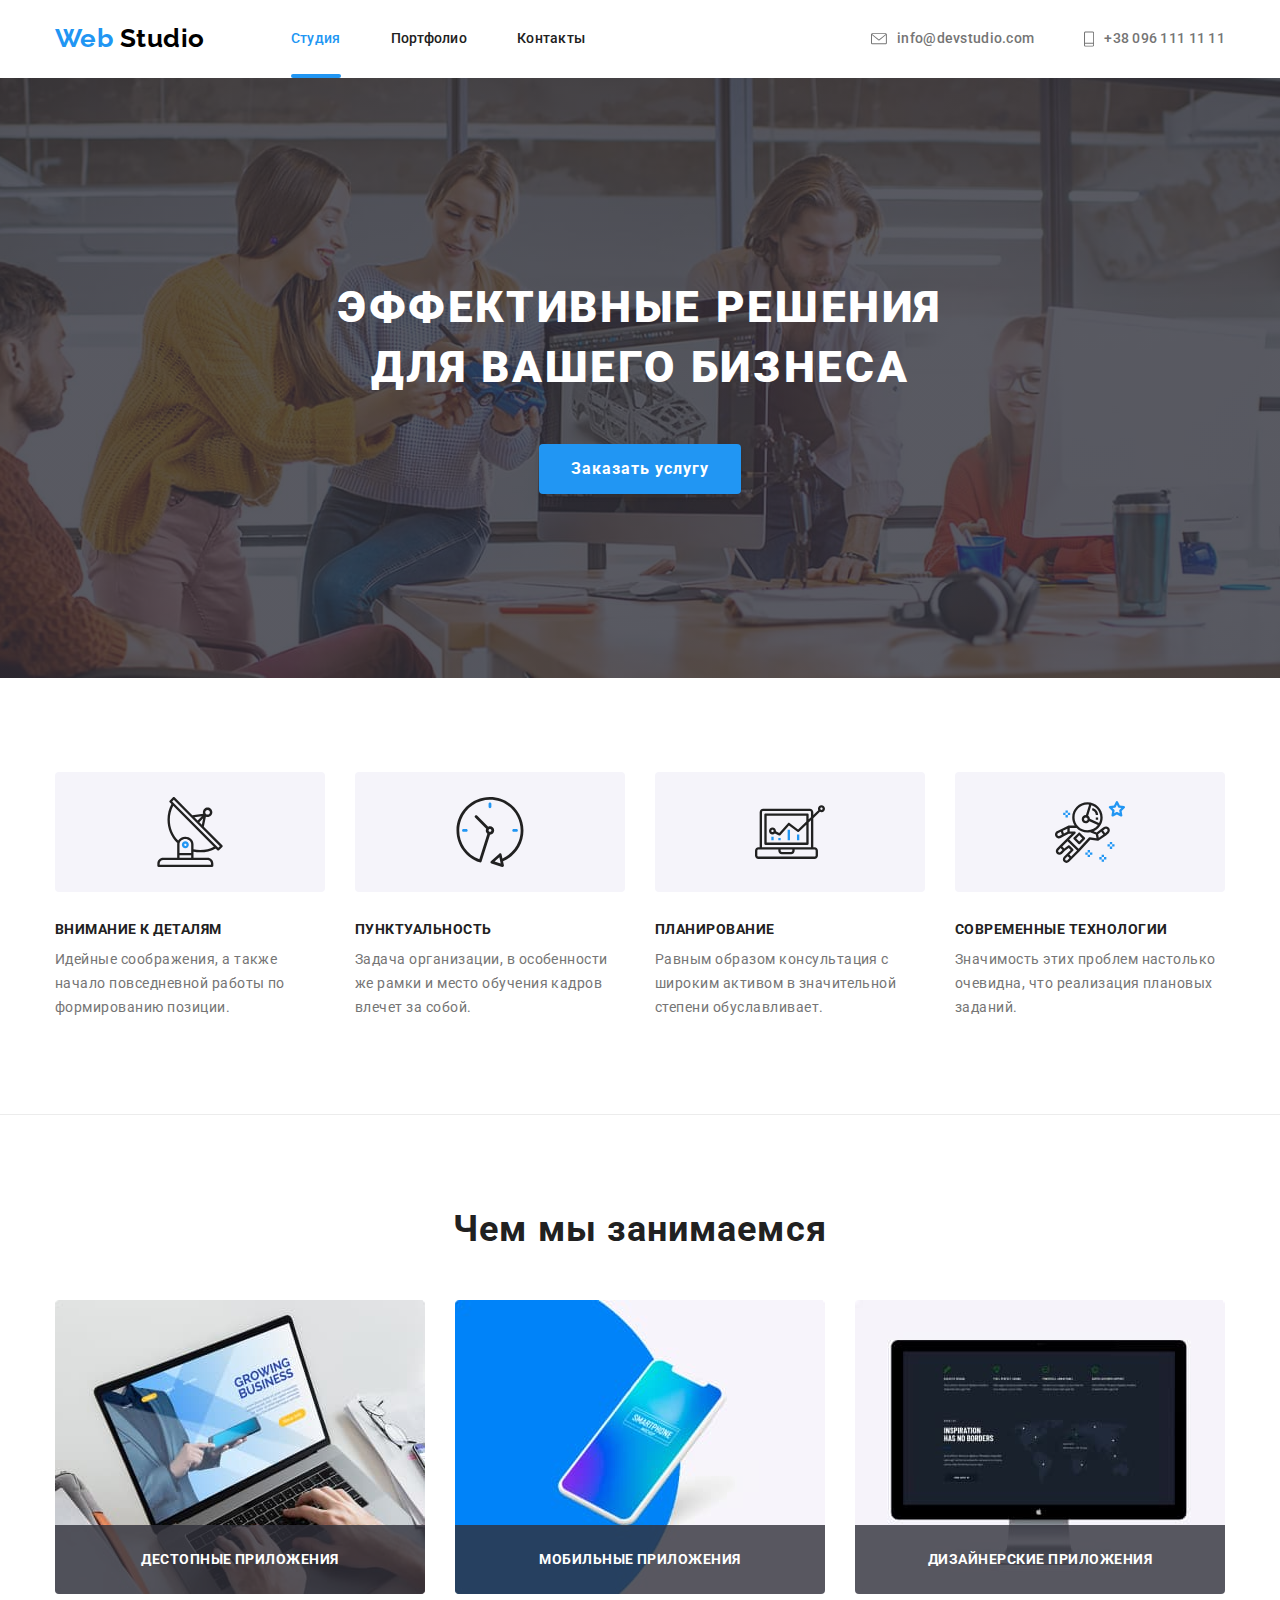
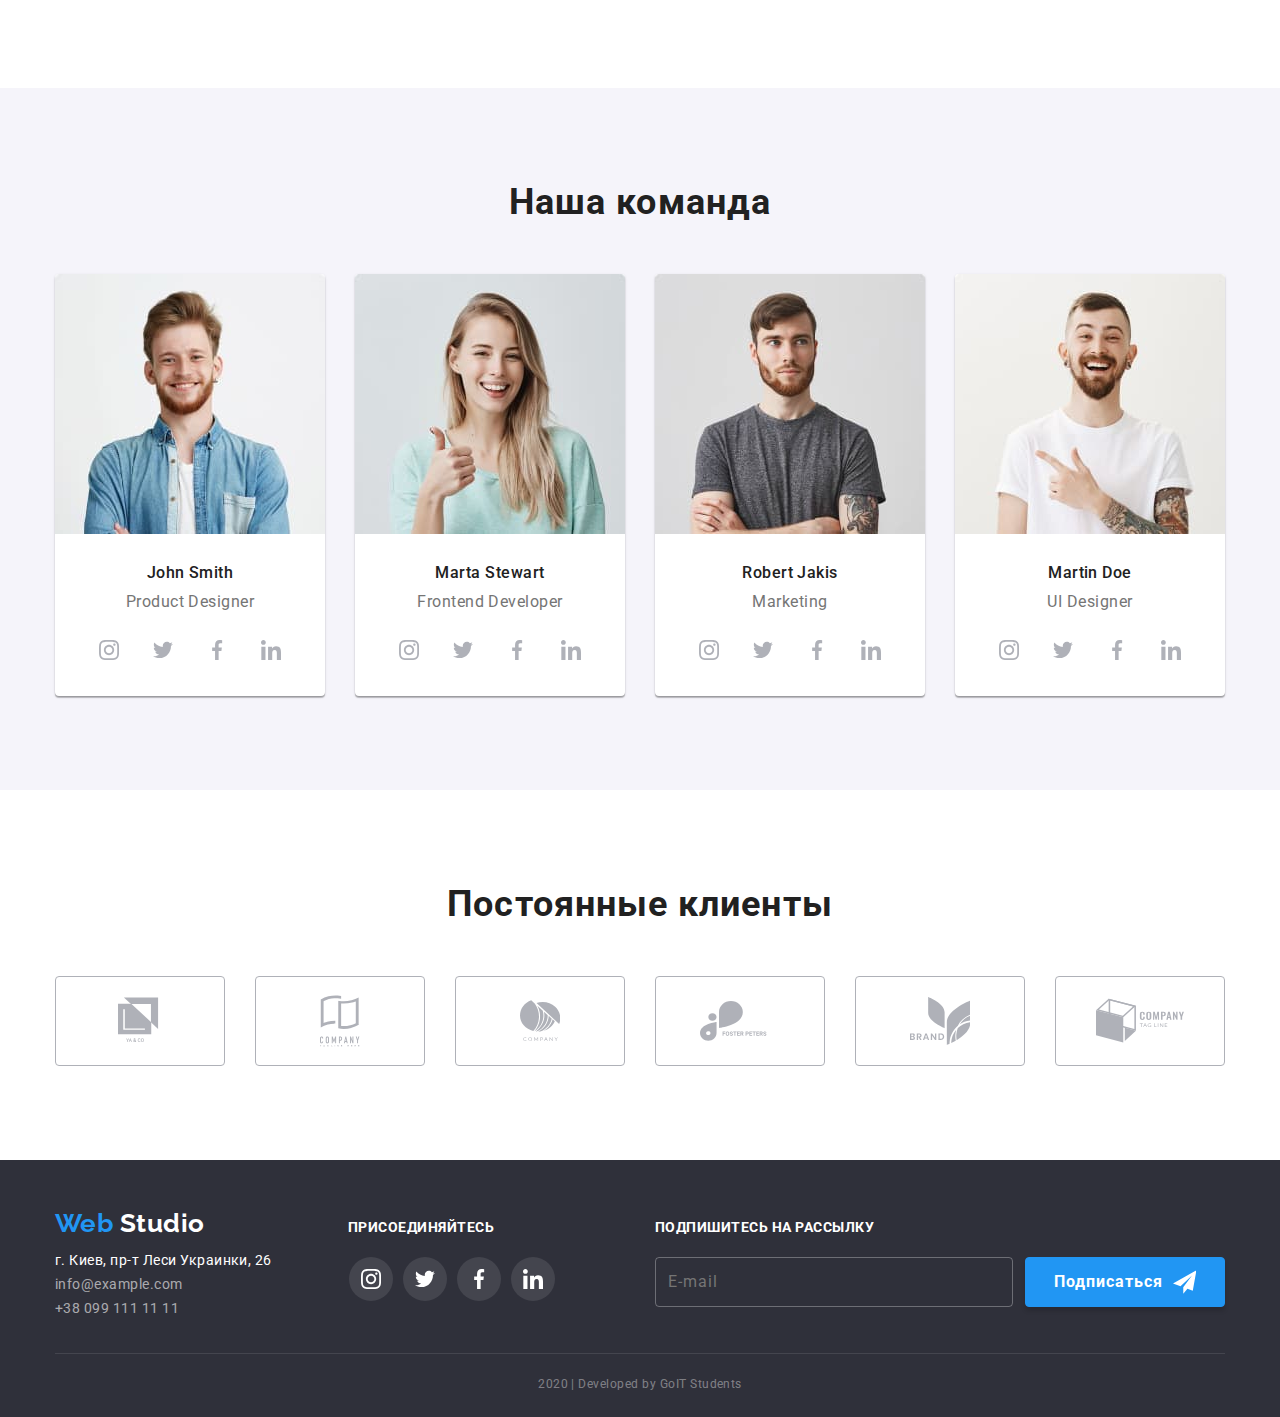
<file: index.html>
<!DOCTYPE html>
<html lang="ru">
  <head>
    <meta charset="UTF-8" />
    <meta name="viewport" content="width=device-width, initial-scale=1.0" />
    <title>Document-Студия</title>
    <link
      href="https://fonts.googleapis.com/css2?family=Raleway:wght@700&family=Roboto:wght@400;500;700;900&display=swap"
      rel="stylesheet"
    />
    <link rel="stylesheet" href="./css/main.min.css" />
  </head>
  <body>
    <header>
      <div class="container main-nav">
        <nav class="main-nav">
          <a href="#" class="logo"><span class="web-logo">Web</span> Studio</a>
          <ul class="site-nav">
            <li class="item"><a href="./index.html" class="link current">Студия</a></li>
            <li class="item"><a href="./portfolio.html" class="link">Портфолио</a></li>
            <li class="item"><a href="#" class="link">Контакты</a></li>
          </ul>
        </nav>
        <ul class="auth-nav">
          <li class="item">
            <a href="mailto:info@devstudio.com" class="link">
              <svg class="auth-nav-icon" width="16px" height="12px">
                <use href="./images/sprite.svg#icon-mail"></use>
              </svg>
              info@devstudio.com
            </a>
          </li>
          <li class="item">
            <a href="tel:+38096111111" class="link">
              <svg class="auth-nav-icon" width="10px" height="16px">
                <use href="./images/sprite.svg#icon-tel"></use>
              </svg>
              +38 096 111 11 11
            </a>
          </li>
        </ul>
      </div>
    </header>
    <main>
      <!-- Заголовок герой-->
      <section class="hero">
        <div class="container">
          <h1 class="hero-title">Эффективные решения <br />для вашего бизнеса</h1>
          <a href="#" class="button" data-open-modal>Заказать услугу</a>
        </div>
      </section>
      <!-- Особенности-->
      <section class="section borderbot">
        <div class="container">
          <h2 class="section-title visuallyhidden">Особенности</h2>
          <ul class="feature-list">
            <li class="item">
              <div class="feature-iconset">
                <svg class="feature-icon">
                  <use href="./images/sprite.svg#icon-antenna"></use>
                </svg>
              </div>
              <h3 class="title">Внимание к деталям</h3>
              <p>
                Идейные соображения, а также начало повседневной работы по формированию позиции.
              </p>
            </li>
            <li class="item">
              <div class="feature-iconset">
                <svg class="feature-icon">
                  <use href="./images/sprite.svg#icon-clock"></use>
                </svg>
              </div>
              <h3 class="title">Пунктуальность</h3>
              <p>
                Задача организации, в особенности же рамки и место обучения кадров влечет за собой.
              </p>
            </li>
            <li class="item">
              <div class="feature-iconset">
                <svg class="feature-icon">
                  <use href="./images/sprite.svg#icon-diagram"></use>
                </svg>
              </div>
              <h3 class="title">Планирование</h3>
              <p>
                Равным образом консультация с широким активом в значительной степени обуславливает.
              </p>
            </li>
            <li class="item">
              <div class="feature-iconset">
                <svg class="feature-icon">
                  <use href="./images/sprite.svg#icon-astronaut"></use>
                </svg>
              </div>
              <h3 class="title">Современные технологии</h3>
              <p>Значимость этих проблем настолько очевидна, что реализация плановых заданий.</p>
            </li>
          </ul>
        </div>
      </section>
      <!-- Чем мы занимаемся-->
      <section class="section">
        <div class="container">
          <h2 class="section-title">Чем мы занимаемся</h2>
          <ul class="job-list">
            <li class="item">
              <a href="#">
                <img
                  src="./images/descktop.jpg"
                  alt="Десктопные приложения"
                  width="370"
                  height="294"
                />
                <h3 class="title">ДЕСТОПНЫЕ ПРИЛОЖЕНИЯ</h3>
              </a>
            </li>
            <li class="item">
              <a href="#">
                <img
                  src="./images/mobile.jpg"
                  alt="Мобильные приложения"
                  width="370"
                  height="294"
                />
                <h3 class="title">МОБИЛЬНЫЕ ПРИЛОЖЕНИЯ</h3>
              </a>
            </li>
            <li class="item">
              <a href="#">
                <img
                  src="./images/design.jpg"
                  alt="Дизайнерские решения"
                  width="370"
                  height="294"
                />
                <h3 class="title">ДИЗАЙНЕРСКИЕ ПРИЛОЖЕНИЯ</h3>
              </a>
            </li>
          </ul>
        </div>
      </section>
      <!-- Наша команда-->
      <section class="section teamsection">
        <div class="container">
          <h2 class="section-title">Наша команда</h2>
          <ul class="team-list">
            <li class="item">
              <img
                class="fototeam"
                src="./images/john.jpg"
                alt="Фото специалиста"
                width="270"
                height="260"
              />
              <h3 class="title">John Smith</h3>
              <p class="vocation">Product Designer</p>
              <ul class="soclink">
                <li class="item">
                  <a href="#" class="soclink-iconset" aria-label="Ссылка на Instagram">
                    <svg class="soclink-icon">
                      <use href="./images/sprite.svg#icon-instagram"></use>
                    </svg>
                  </a>
                </li>
                <li class="item">
                  <a href="#" class="soclink-iconset" aria-label="Ссылка на Twitter">
                    <svg class="soclink-icon">
                      <use href="./images/sprite.svg#icon-twitter"></use>
                    </svg>
                  </a>
                </li>
                <li class="item">
                  <a href="#" class="soclink-iconset" aria-label="Ссылка на Facebook">
                    <svg class="soclink-icon">
                      <use href="./images/sprite.svg#icon-facebook"></use>
                    </svg>
                  </a>
                </li>
                <li class="item">
                  <a href="#" class="soclink-iconset" aria-label="Ссылка на LinkedIn">
                    <svg class="soclink-icon">
                      <use href="./images/sprite.svg#icon-linkedin"></use>
                    </svg>
                  </a>
                </li>
              </ul>
            </li>
            <li class="item">
              <img
                class="fototeam"
                src="./images/marta.jpg"
                alt="Фото специалиста"
                width="270"
                height="260"
              />
              <h3 class="title">Marta Stewart</h3>
              <p class="vocation">Frontend Developer</p>
              <ul class="soclink">
                <li class="item">
                  <a href="#" class="soclink-iconset" aria-label="Ссылка на Instagram">
                    <svg class="soclink-icon">
                      <use href="./images/sprite.svg#icon-instagram"></use>
                    </svg>
                  </a>
                </li>
                <li class="item">
                  <a href="#" class="soclink-iconset" aria-label="Ссылка на Twitter">
                    <svg class="soclink-icon">
                      <use href="./images/sprite.svg#icon-twitter"></use>
                    </svg>
                  </a>
                </li>
                <li class="item">
                  <a href="#" class="soclink-iconset" aria-label="Ссылка на Facebook">
                    <svg class="soclink-icon">
                      <use href="./images/sprite.svg#icon-facebook"></use>
                    </svg>
                  </a>
                </li>
                <li class="item">
                  <a href="#" class="soclink-iconset" aria-label="Ссылка на LinkedIn">
                    <svg class="soclink-icon">
                      <use href="./images/sprite.svg#icon-linkedin"></use>
                    </svg>
                  </a>
                </li>
              </ul>
            </li>
            <li class="item">
              <img
                class="fototeam"
                src="./images/robert.jpg"
                alt="Фото специалиста"
                width="270"
                height="260"
              />
              <h3 class="title">Robert Jakis</h3>
              <p class="vocation">Marketing</p>
              <ul class="soclink">
                <li class="item">
                  <a href="#" class="soclink-iconset" aria-label="Ссылка на Instagram">
                    <svg class="soclink-icon">
                      <use href="./images/sprite.svg#icon-instagram"></use>
                    </svg>
                  </a>
                </li>
                <li class="item">
                  <a href="#" class="soclink-iconset" aria-label="Ссылка на Twitter">
                    <svg class="soclink-icon">
                      <use href="./images/sprite.svg#icon-twitter"></use>
                    </svg>
                  </a>
                </li>
                <li class="item">
                  <a href="#" class="soclink-iconset" aria-label="Ссылка на Facebook">
                    <svg class="soclink-icon">
                      <use href="./images/sprite.svg#icon-facebook"></use>
                    </svg>
                  </a>
                </li>
                <li class="item">
                  <a href="#" class="soclink-iconset" aria-label="Ссылка на LinkedIn">
                    <svg class="soclink-icon">
                      <use href="./images/sprite.svg#icon-linkedin"></use>
                    </svg>
                  </a>
                </li>
              </ul>
            </li>
            <li class="item">
              <img
                class="fototeam"
                src="./images/martin.jpg"
                alt="Фото специалиста"
                width="270"
                height="260"
              />
              <h3 class="title">Martin Doe</h3>
              <p class="vocation">UI Designer</p>
              <ul class="soclink">
                <li class="item">
                  <a href="#" class="soclink-iconset" aria-label="Ссылка на Instagram">
                    <svg class="soclink-icon">
                      <use href="./images/sprite.svg#icon-instagram"></use>
                    </svg>
                  </a>
                </li>
                <li class="item">
                  <a href="#" class="soclink-iconset" aria-label="Ссылка на Twitter">
                    <svg class="soclink-icon">
                      <use href="./images/sprite.svg#icon-twitter"></use>
                    </svg>
                  </a>
                </li>
                <li class="item">
                  <a href="#" class="soclink-iconset" aria-label="Ссылка на Facebook">
                    <svg class="soclink-icon">
                      <use href="./images/sprite.svg#icon-facebook"></use>
                    </svg>
                  </a>
                </li>
                <li class="item">
                  <a href="#" class="soclink-iconset" aria-label="Ссылка на LinkedIn">
                    <svg class="soclink-icon">
                      <use href="./images/sprite.svg#icon-linkedin"></use>
                    </svg>
                  </a>
                </li>
              </ul>
            </li>
          </ul>
        </div>
      </section>
      <!-- Постоянные клиенты-->
      <section class="section">
        <div class="container">
          <h2 class="section-title">Постоянные клиенты</h2>
          <ul class="clients">
            <li class="item">
              <a href="#" class="clients-iconset">
                <svg class="clients-icon" width="44px" height="48px">
                  <use href="./images/sprite.svg#icon-logo1"></use>
                </svg>
              </a>
            </li>
            <li class="item">
              <a href="#" class="clients-iconset">
                <svg class="clients-icon" width="40px" height="52px">
                  <use href="./images/sprite.svg#icon-logo2"></use>
                </svg>
              </a>
            </li>
            <li class="item">
              <a href="#" class="clients-iconset">
                <svg class="clients-icon" width="40px" height="42px">
                  <use href="./images/sprite.svg#icon-logo3"></use>
                </svg>
              </a>
            </li>
            <li class="item">
              <a href="#" class="clients-iconset">
                <svg class="clients-icon" width="80px" height="42px">
                  <use href="./images/sprite.svg#icon-logo4"></use>
                </svg>
              </a>
            </li>
            <li class="item">
              <a href="#" class="clients-iconset">
                <svg class="clients-icon" width="60px" height="48px">
                  <use href="./images/sprite.svg#icon-logo5" width="60px" height="48px"></use>
                </svg>
              </a>
            </li>
            <li class="item">
              <a href="#" class="clients-iconset">
                <svg class="clients-icon" width="88px" height="46px">
                  <use href="./images/sprite.svg#icon-logo6" width="88px" height="46px"></use>
                </svg>
              </a>
            </li>
          </ul>
        </div>
      </section>
    </main>
    <footer class="underside">
      <div class="container">
        <div class="underside-container">
          <div class="logo-container">
            <p class="logo"><span class="web-logo">Web</span> Studio</p>
            <address>
              <span class="location">г. Киев, пр-т Леси Украинки, 26</span> <br />
              <span class="mailtel">
                <span class="tel">info@example.com</span> <br />
                +38 099 111 11 11
              </span>
            </address>
          </div>
          <div class="soc-container">
            <b class="title">Присоединяйтесь</b>
            <ul class="soclink">
              <li class="item">
                <a href="#" class="soclink-iconset footersoclink" aria-label="Ссылка на Instagram">
                  <svg class="soclink-icon">
                    <use href="./images/sprite.svg#icon-instagram"></use>
                  </svg>
                </a>
              </li>
              <li class="item">
                <a href="#" class="soclink-iconset footersoclink" aria-label="Ссылка на Twitter">
                  <svg class="soclink-icon">
                    <use href="./images/sprite.svg#icon-twitter"></use>
                  </svg>
                </a>
              </li>
              <li class="item">
                <a href="#" class="soclink-iconset footersoclink" aria-label="Ссылка на Facebook">
                  <svg class="soclink-icon">
                    <use href="./images/sprite.svg#icon-facebook"></use>
                  </svg>
                </a>
              </li>
              <li class="item">
                <a href="#" class="soclink-iconset footersoclink" aria-label="Ссылка на LinkedIn">
                  <svg class="soclink-icon">
                    <use href="./images/sprite.svg#icon-linkedin"></use>
                  </svg>
                </a>
              </li>
            </ul>
          </div>
          <form class="js-speaker-form subscribe-container">
            <b class="title">Подпишитесь на рассылку</b>
            <ul class="subscribe-button">
              <li class="item">
                <input class="subscribe-input" type="email" name="mail" placeholder="E-mail" />
              </li>
              <li class="item">
                <button class="subscribe-submit" type="submit">
                  Подписаться
                  <svg class="send-icon">
                    <use href="./images/sprite.svg#icon-send"></use>
                  </svg>
                </button>
              </li>
            </ul>
          </form>
        </div>
        <p class="copyright">2020 | Developed by GoIT Students</p>
      </div>
    </footer>
    <!-- Фон модалки -->
    <div class="backdrop is-hidden" data-backdrop>
      <!-- Модальное окно -->
      <div class="modal">
        <b class="regform-title">Оставьте свои данные, мы Вам перезвоним</b>
        <form class="js-speaker-form regform">
          <label class="regform-field">
            <input class="regform-input" type="text" name="user-name" placeholder=" " />
            <span class="regform-label">Имя</span>
            <svg class="regform-icon">
              <use use href="./images/sprite.svg#icon-person-black"></use>
            </svg>
          </label>

          <label class="regform-field">
            <input class="regform-input" type="tel" name="user-tel" placeholder=" " />
            <span class="regform-label">Телефон</span>
            <svg class="regform-icon">
              <use use href="./images/sprite.svg#icon-phone-black"></use>
            </svg>
          </label>

          <label class="regform-field">
            <input class="regform-input" type="email" name="user-mail" placeholder=" " />
            <span class="regform-label">Почта</span>
            <svg class="regform-icon">
              <use href="./images/sprite.svg#icon-email-black"></use>
            </svg>
          </label>

          <label class="regform-field comment">
            <textarea
              class="regform-input"
              name="user-comment"
              cols="30"
              rows="10"
              placeholder=" "
            ></textarea>
            <span class="regform-label comment">Комментарий</span>
          </label>

          <label class="regform-checkbox">
            <input class="input-checkbox" type="checkbox" name="checkbox" />
            <span class="label-checkbox">
              Соглашаюсь с рассылкой и принимаю <a href="#">Условия договора</a>
            </span>
          </label>
          <button class="regform-submit" type="submit">Отправить</button>
        </form>
        <button class="regform-close" data-close-modal></button>
      </div>
    </div>
    <script src="./js/testinput.js"></script>
    <script src="./js/modal.js"></script>
  </body>
</html>
</file>
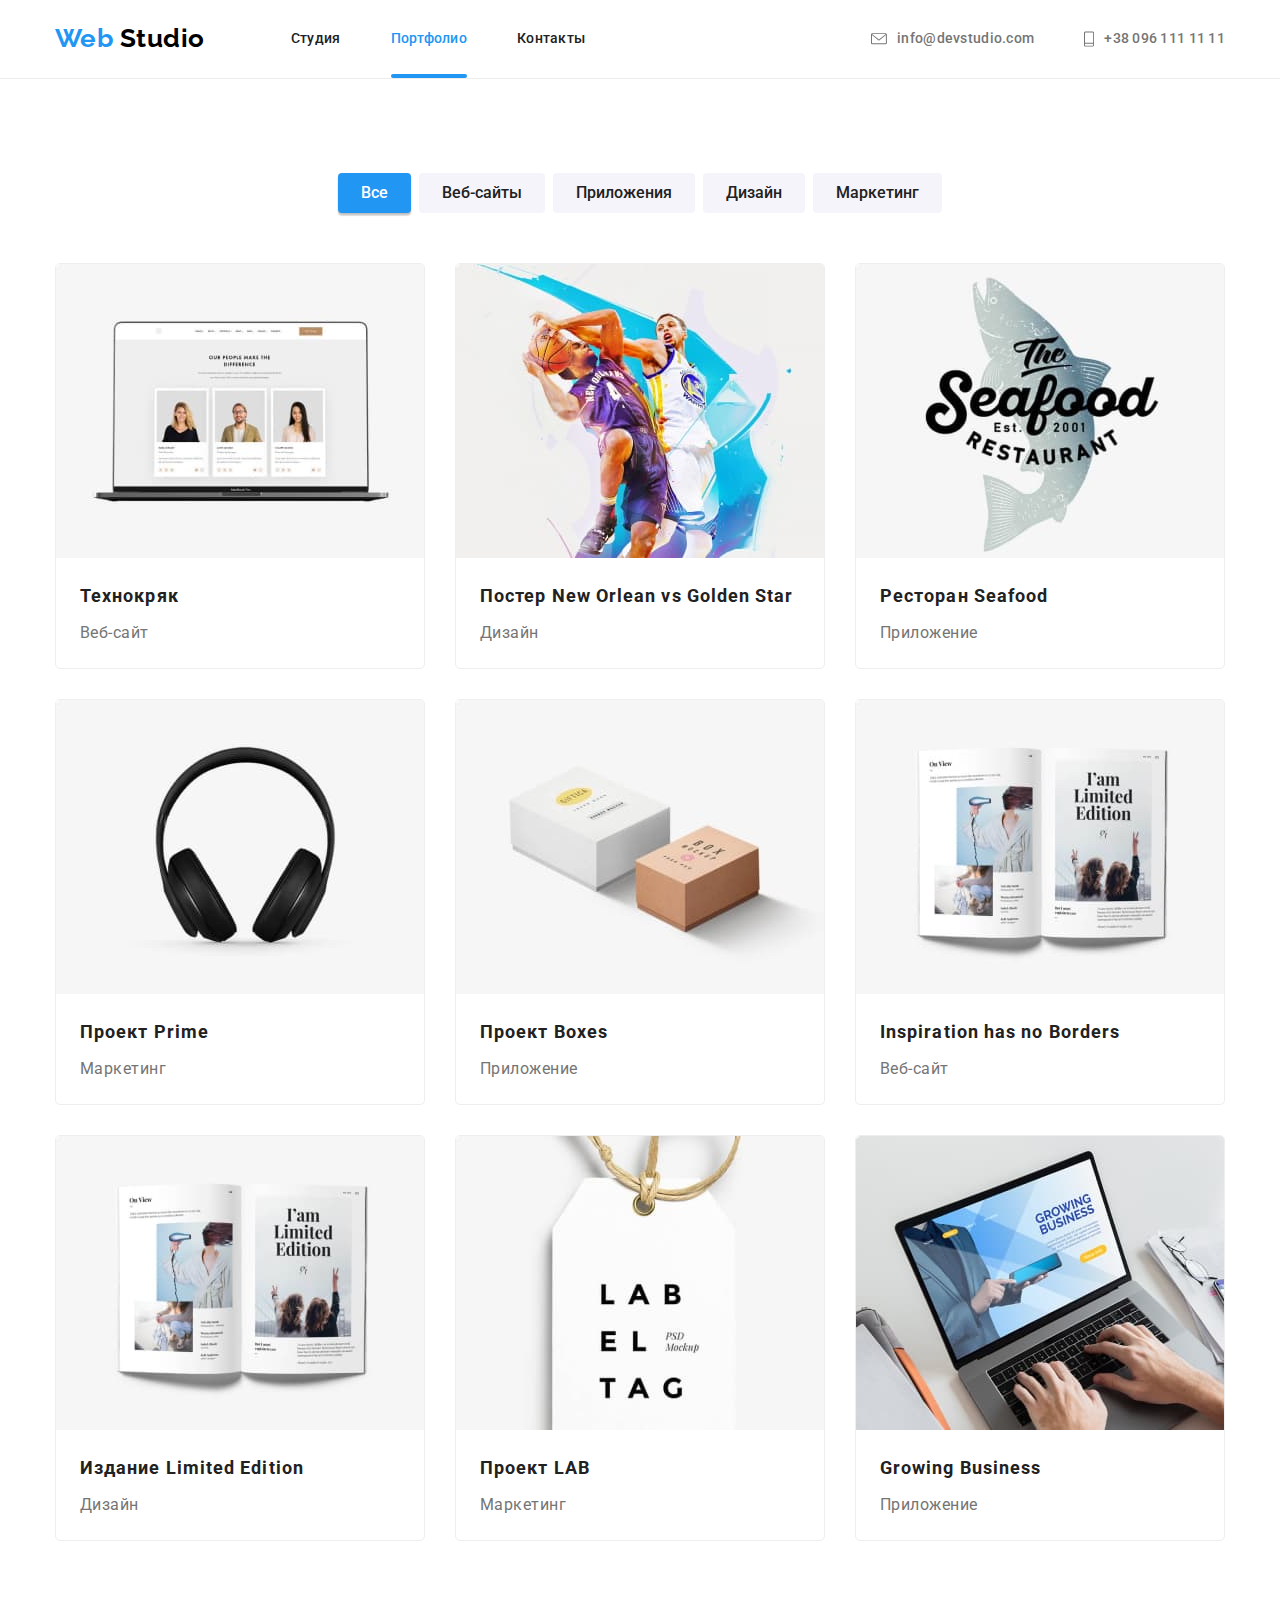
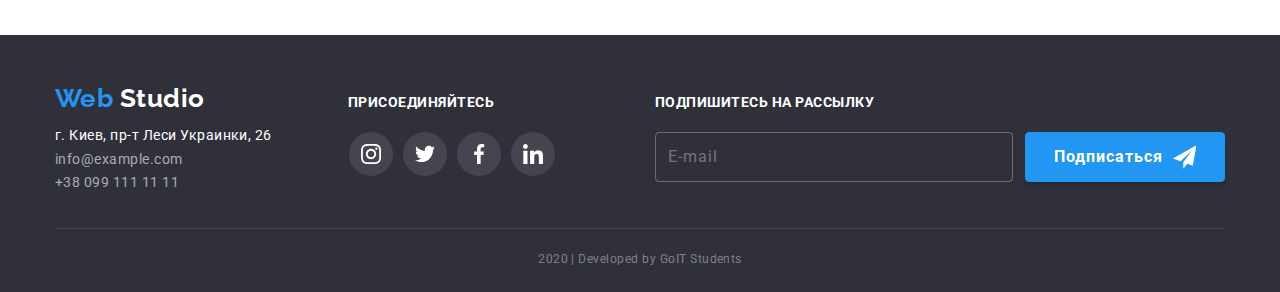
<file: portfolio.html>
<!DOCTYPE html>
<html lang="ru">
  <head>
    <meta charset="UTF-8" />
    <meta name="viewport" content="width=device-width, initial-scale=1.0" />
    <title>Document-Портфолио</title>
    <link
      href="https://fonts.googleapis.com/css2?family=Raleway:wght@700&family=Roboto:wght@400;500;700;900&display=swap"
      rel="stylesheet"
    />
    <link
      rel="stylesheet"
      href="https://cdnjs.cloudflare.com/ajax/libs/modern-normalize/0.6.0/modern-normalize.min.css"
    />
    <link rel="stylesheet" href="./css/main.min.css" />
  </head>
  <body>
    <header class="borderbot">
      <div class="container main-nav">
        <nav class="main-nav">
          <a href="#" class="logo"><span class="web-logo">Web</span> Studio</a>
          <ul class="site-nav">
            <li class="item"><a href="./index.html" class="link">Студия</a></li>
            <li class="item"><a href="./portfolio.html" class="link current">Портфолио</a></li>
            <li class="item"><a href="#" class="link">Контакты</a></li>
          </ul>
        </nav>
        <ul class="auth-nav">
          <li class="item">
            <a href="mailto:info@devstudio.com" class="link">
              <svg class="auth-nav-icon" width="16px" height="12px">
                <use href="./images/sprite.svg#icon-mail"></use>
              </svg>
              info@devstudio.com
            </a>
          </li>
          <li class="item">
            <a href="tel:+38096111111" class="link">
              <svg class="auth-nav-icon" width="10px" height="16px">
                <use href="./images/sprite.svg#icon-tel"></use>
              </svg>
              +38 096 111 11 11
            </a>
          </li>
        </ul>
      </div>
    </header>
    <main>
      <!-- Заголовок наши работы-->
      <section class="section">
        <div class="container">
          <ul class="works-select">
            <li class="item"><button class="buttonselect active">Все</button></li>
            <li class="item"><button class="buttonselect">Веб-сайты</button></li>
            <li class="item"><button class="buttonselect">Приложения</button></li>
            <li class="item"><button class="buttonselect">Дизайн</button></li>
            <li class="item"><button class="buttonselect">Маркетинг</button></li>
          </ul>
          <ul class="works-card">
            <li class="item">
              <a href="#">
                <div class="works-imagetext">
                  <img
                    src="./images/work1.jpg"
                    class="works-image"
                    alt="работы"
                    width="370"
                    height="294"
                  />
                  <p class="works-declar">
                    Технокряк это современная площадка распространения коронавируса. Компании
                    используют эту платформу для цифрового шпионажа и атак на защищённые сервера
                    конкурентов.
                  </p>
                </div>
                <div class="work-suite">
                  <h2 class="works-title">Технокряк</h2>
                  <p class="works-type">Веб-сайт</p>
                </div>
              </a>
            </li>
            <li class="item">
              <a href="#">
                <div class="works-imagetext">
                  <img
                    src="./images/work2.jpg"
                    class="works-image"
                    alt="работы"
                    width="370"
                    height="294"
                  />
                  <p class="works-declar">
                    Технокряк это современная площадка распространения коронавируса. Компании
                    используют эту платформу для цифрового шпионажа и атак на защищённые сервера
                    конкурентов.
                  </p>
                </div>
                <div class="work-suite">
                  <h2 class="works-title">Постер New Orlean vs Golden Star</h2>
                  <p class="works-type">Дизайн</p>
                </div>
              </a>
            </li>
            <li class="item">
              <a href="#">
                <div class="works-imagetext">
                  <img
                    src="./images/work3.jpg"
                    class="works-image"
                    alt="работы"
                    width="370"
                    height="294"
                  />
                  <p class="works-declar">
                    Технокряк это современная площадка распространения коронавируса. Компании
                    используют эту платформу для цифрового шпионажа и атак на защищённые сервера
                    конкурентов.
                  </p>
                </div>
                <div class="work-suite">
                  <h2 class="works-title">Ресторан Seafood</h2>
                  <p class="works-type">Приложение</p>
                </div>
              </a>
            </li>
            <li class="item">
              <a href="#">
                <div class="works-imagetext">
                  <img
                    src="./images/work4.jpg"
                    class="works-image"
                    alt="работы"
                    width="370"
                    height="294"
                  />
                  <p class="works-declar">
                    Технокряк это современная площадка распространения коронавируса. Компании
                    используют эту платформу для цифрового шпионажа и атак на защищённые сервера
                    конкурентов.
                  </p>
                </div>
                <div class="work-suite">
                  <h2 class="works-title">Проект Prime</h2>
                  <p class="works-type">Маркетинг</p>
                </div>
              </a>
            </li>
            <li class="item">
              <a href="#">
                <div class="works-imagetext">
                  <img
                    src="./images/work5.jpg"
                    class="works-image"
                    alt="работы"
                    width="370"
                    height="294"
                  />
                  <p class="works-declar">
                    Технокряк это современная площадка распространения коронавируса. Компании
                    используют эту платформу для цифрового шпионажа и атак на защищённые сервера
                    конкурентов.
                  </p>
                </div>
                <div class="work-suite">
                  <h2 class="works-title">Проект Boxes</h2>
                  <p class="works-type">Приложение</p>
                </div>
              </a>
            </li>
            <li class="item">
              <a href="#">
                <div class="works-imagetext">
                  <img
                    src="./images/work6.jpg"
                    class="works-image"
                    alt="работы"
                    width="370"
                    height="294"
                  />
                  <p class="works-declar">
                    Технокряк это современная площадка распространения коронавируса. Компании
                    используют эту платформу для цифрового шпионажа и атак на защищённые сервера
                    конкурентов.
                  </p>
                </div>
                <div class="work-suite">
                  <h2 class="works-title">Inspiration has no Borders</h2>
                  <p class="works-type">Веб-сайт</p>
                </div>
              </a>
            </li>
            <li class="item">
              <a href="#">
                <div class="works-imagetext">
                  <img
                    src="./images/work7.jpg"
                    class="works-image"
                    alt="работы"
                    width="370"
                    height="294"
                  />
                  <p class="works-declar">
                    Технокряк это современная площадка распространения коронавируса. Компании
                    используют эту платформу для цифрового шпионажа и атак на защищённые сервера
                    конкурентов.
                  </p>
                </div>
                <div class="work-suite">
                  <h2 class="works-title">Издание Limited Edition</h2>
                  <p class="works-type">Дизайн</p>
                </div>
              </a>
            </li>
            <li class="item">
              <a href="#">
                <div class="works-imagetext">
                  <img
                    src="./images/work8.jpg"
                    class="works-image"
                    alt="работы"
                    width="370"
                    height="294"
                  />
                  <p class="works-declar">
                    Технокряк это современная площадка распространения коронавируса. Компании
                    используют эту платформу для цифрового шпионажа и атак на защищённые сервера
                    конкурентов.
                  </p>
                </div>
                <div class="work-suite">
                  <h2 class="works-title">Проект LAB</h2>
                  <p class="works-type">Маркетинг</p>
                </div>
              </a>
            </li>
            <li class="item">
              <a href="#">
                <div class="works-imagetext">
                  <img
                    src="./images/work9.jpg"
                    class="works-image"
                    alt="работы"
                    width="370"
                    height="294"
                  />
                  <p class="works-declar">
                    Технокряк это современная площадка распространения коронавируса. Компании
                    используют эту платформу для цифрового шпионажа и атак на защищённые сервера
                    конкурентов.
                  </p>
                </div>
                <div class="work-suite">
                  <h2 class="works-title">Growing Business</h2>
                  <p class="works-type">Приложение</p>
                </div>
              </a>
            </li>
          </ul>
        </div>
      </section>
    </main>
    <footer class="underside">
      <div class="container">
        <div class="underside-container">
          <div class="logo-container">
            <p class="logo"><span class="web-logo">Web</span> Studio</p>
            <address>
              <span class="location">г. Киев, пр-т Леси Украинки, 26</span> <br />
              <span class="mailtel">
                <span class="tel">info@example.com</span> <br />
                +38 099 111 11 11
              </span>
            </address>
          </div>
          <div class="soc-container">
            <b class="title">Присоединяйтесь</b>
            <ul class="soclink">
              <li class="item">
                <a href="#" class="soclink-iconset footersoclink" aria-label="Ссылка на Instagram">
                  <svg class="soclink-icon">
                    <use href="./images/sprite.svg#icon-instagram"></use>
                  </svg>
                </a>
              </li>
              <li class="item">
                <a href="#" class="soclink-iconset footersoclink" aria-label="Ссылка на Twitter">
                  <svg class="soclink-icon">
                    <use href="./images/sprite.svg#icon-twitter"></use>
                  </svg>
                </a>
              </li>
              <li class="item">
                <a href="#" class="soclink-iconset footersoclink" aria-label="Ссылка на Facebook">
                  <svg class="soclink-icon">
                    <use href="./images/sprite.svg#icon-facebook"></use>
                  </svg>
                </a>
              </li>
              <li class="item">
                <a href="#" class="soclink-iconset footersoclink" aria-label="Ссылка на LinkedIn">
                  <svg class="soclink-icon">
                    <use href="./images/sprite.svg#icon-linkedin"></use>
                  </svg>
                </a>
              </li>
            </ul>
          </div>
          <form class="js-speaker-form subscribe-container">
            <b class="title">Подпишитесь на рассылку</b>
            <ul class="subscribe-button">
              <li class="item">
                <input class="subscribe-input" type="email" name="mail" placeholder="E-mail" />
              </li>
              <li class="item">
                <button class="subscribe-submit" type="submit">
                  Подписаться
                  <svg class="send-icon">
                    <use href="./images/sprite.svg#icon-send"></use>
                  </svg>
                </button>
              </li>
            </ul>
          </form>
        </div>
        <p class="copyright">2020 | Developed by GoIT Students</p>
      </div>
    </footer>
    <script src="./js/testinput.js"></script>
  </body>
</html>
</file>
<file: css/main.min.css>
/*! modern-normalize v0.6.0 | MIT License | https://github.com/sindresorhus/modern-normalize */*,::after,::before{-webkit-box-sizing:border-box;box-sizing:border-box}:root{-moz-tab-size:4;-o-tab-size:4;tab-size:4}html{line-height:1.15;-webkit-text-size-adjust:100%}body{margin:0}body{font-family:system-ui,-apple-system,'Segoe UI',Roboto,Helvetica,Arial,sans-serif,'Apple Color Emoji','Segoe UI Emoji'}hr{height:0}abbr[title]{-webkit-text-decoration:underline dotted;text-decoration:underline dotted}b,strong{font-weight:bolder}code,kbd,pre,samp{font-family:SFMono-Regular,Consolas,'Liberation Mono',Menlo,monospace;font-size:1em}small{font-size:80%}sub,sup{font-size:75%;line-height:0;position:relative;vertical-align:baseline}sub{bottom:-.25em}sup{top:-.5em}button,input,optgroup,select,textarea{font-family:inherit;font-size:100%;line-height:1.15;margin:0}button,select{text-transform:none}[type=button],[type=reset],[type=submit],button{-webkit-appearance:button}[type=button]::-moz-focus-inner,[type=reset]::-moz-focus-inner,[type=submit]::-moz-focus-inner,button::-moz-focus-inner{border-style:none;padding:0}[type=button]:-moz-focusring,[type=reset]:-moz-focusring,[type=submit]:-moz-focusring,button:-moz-focusring{outline:1px dotted ButtonText}fieldset{padding:.35em .75em .625em}legend{padding:0}progress{vertical-align:baseline}[type=number]::-webkit-inner-spin-button,[type=number]::-webkit-outer-spin-button{height:auto}[type=search]{-webkit-appearance:textfield;outline-offset:-2px}[type=search]::-webkit-search-decoration{-webkit-appearance:none}::-webkit-file-upload-button{-webkit-appearance:button;font:inherit}summary{display:list-item}.visuallyhidden{position:absolute;width:1px;height:1px;margin:-1px;border:0;padding:0;clip:rect(0 0 0 0);overflow:hidden}body{background-color:#ffffff;color:#757575;font-family:Roboto, sans-serif;letter-spacing:0.03em}ul{list-style:none;margin:0;padding:0}a{text-decoration:none}.container{width:1200px;padding-left:15px;padding-right:15px;margin:0 auto}.section{padding-top:94px;padding-bottom:94px}.soc-container{width:207px;margin-left:auto}.soclink{display:-webkit-box;display:-ms-flexbox;display:flex;-webkit-box-pack:center;-ms-flex-pack:center;justify-content:center;margin-bottom:24px}.soclink .item:not(:last-child){margin-right:10px}.soclink-iconset{display:-webkit-box;display:-ms-flexbox;display:flex;-webkit-box-pack:center;-ms-flex-pack:center;justify-content:center;-webkit-box-align:center;-ms-flex-align:center;align-items:center;width:44px;height:44px;border-radius:50%;color:#afb1b8;-webkit-transition:color 250ms cubic-bezier(0.4, 0, 0.2, 1),background-color 250ms cubic-bezier(0.4, 0, 0.2, 1);transition:color 250ms cubic-bezier(0.4, 0, 0.2, 1),background-color 250ms cubic-bezier(0.4, 0, 0.2, 1)}.soclink-iconset:hover,.soclink-iconset:focus{background-color:#2196f3;color:#ffffff}.soclink-icon{width:20px;height:20px;fill:currentColor}.button,.subscribe-submit,.regform-submit{display:inline-block;min-width:200px;padding:10px 32px;font-weight:700;font-size:16px;line-height:1.87;letter-spacing:0.06em;text-align:center;color:#ffffff;background-color:#2196f3;border-radius:4px;-webkit-box-shadow:0px 4px 4px rgba(0,0,0,0.15);box-shadow:0px 4px 4px rgba(0,0,0,0.15)}.borderbot{border-bottom:1px solid #ececec}.logo{color:#000000;font-family:Raleway, sans-serif;font-weight:700;font-size:26px;line-height:1.2}.web-logo{color:#2196f3}.main-nav{display:-webkit-box;display:-ms-flexbox;display:flex;-webkit-box-align:center;-ms-flex-align:center;align-items:center}.site-nav{display:-webkit-box;display:-ms-flexbox;display:flex;margin-left:86px}.site-nav .item{position:relative}.site-nav .item:not(:last-child){margin-right:50px}.site-nav .link{display:block;padding-top:31px;padding-bottom:31px;color:#212121;font-weight:500;font-size:14px;line-height:1.14;letter-spacing:0.02em;-webkit-transition-property:color;transition-property:color;-webkit-transition-duration:250ms;transition-duration:250ms;-webkit-transition-timing-function:cubic-bezier(0.4, 0, 0.2, 1);transition-timing-function:cubic-bezier(0.4, 0, 0.2, 1)}.site-nav .link:hover,.site-nav .link:focus{color:#2196f3}.site-nav .link.current{color:#2196f3}.site-nav .link.current:after{content:'';position:absolute;bottom:0px;left:0px;height:4px;width:100%;border-radius:2px;background:#2196f3}.auth-nav{display:-webkit-box;display:-ms-flexbox;display:flex;margin-left:auto}.auth-nav .item+.item{margin-left:50px}.auth-nav .link{display:-webkit-box;display:-ms-flexbox;display:flex;-webkit-box-align:center;-ms-flex-align:center;align-items:center;color:#757575;font-weight:500;font-size:14px;line-height:1.14;letter-spacing:0.02em;-webkit-transition:color 250ms cubic-bezier(0.4, 0, 0.2, 1);transition:color 250ms cubic-bezier(0.4, 0, 0.2, 1)}.auth-nav .link:hover,.auth-nav .link:focus{color:#2196f3}.auth-nav-icon{margin-right:10px;fill:currentColor}.hero{text-align:center;max-width:1600px;height:600px;margin-left:auto;margin-right:auto;padding-top:200px;background-position:center;background-image:-webkit-gradient(linear, left top, left bottom, from(rgba(47,48,58,0.8)), to(rgba(47,48,58,0.8))),url(../images/Hero.jpg);background-image:linear-gradient(rgba(47,48,58,0.8), rgba(47,48,58,0.8)),url(../images/Hero.jpg)}.hero-title{margin-top:0;margin-bottom:46px;color:#ffffff;font-size:44px;font-weight:900;line-height:1.36;letter-spacing:0.06em;text-transform:uppercase}.section-title{margin-top:0;margin-bottom:50px;color:#212121;font-weight:700;font-size:36px;line-height:1.16;text-align:center;letter-spacing:0.03em}.feature-list{display:-webkit-box;display:-ms-flexbox;display:flex;-webkit-box-pack:justify;-ms-flex-pack:justify;justify-content:space-between}.feature-list .item{width:270px}.feature-list .title{margin-top:0;margin-bottom:10px;color:#212121;font-weight:700;font-size:14px;line-height:1.14;text-transform:uppercase}.feature-list p{margin-top:0;margin-bottom:0;font-size:14px;line-height:1.71}.feature-iconset{display:-webkit-box;display:-ms-flexbox;display:flex;-webkit-box-pack:center;-ms-flex-pack:center;justify-content:center;-webkit-box-align:center;-ms-flex-align:center;align-items:center;width:270px;height:120px;margin-bottom:30px;background:#f5f4fa;border-radius:4px}.feature-icon{height:70px;width:70px}.job-list{display:-webkit-box;display:-ms-flexbox;display:flex}.job-list .item{position:relative;width:370px;overflow:hidden;border-radius:4px}.job-list .item+.item{margin-left:30px}.job-list img{display:block}.job-list .title{display:block;position:absolute;bottom:0;width:100%;padding:27px;margin-top:0;margin-bottom:0;color:#ffffff;background-color:rgba(47,48,58,0.8);font-weight:700;font-size:14px;line-height:1.14;text-align:center;text-transform:uppercase}.teamsection{background-color:#f5f4fa}.team-list{display:-webkit-box;display:-ms-flexbox;display:flex;text-align:center}.team-list>.item{width:270px;-webkit-box-shadow:0px 2px 1px rgba(0,0,0,0.2),0px 1px 1px rgba(0,0,0,0.14),0px 1px 3px rgba(0,0,0,0.12);box-shadow:0px 2px 1px rgba(0,0,0,0.2),0px 1px 1px rgba(0,0,0,0.14),0px 1px 3px rgba(0,0,0,0.12);border-radius:4px;background-color:#ffffff;overflow:hidden}.team-list>.item+.item{margin-left:30px}.team-list .fototeam{display:block;margin-bottom:30px}.team-list .title{margin-top:0;margin-bottom:10px;color:#212121;font-weight:500;font-size:16px;line-height:1.18}.team-list .vocation{margin-top:0;margin-bottom:16px;font-weight:400;font-size:16px;line-height:1.18}.clients{display:-webkit-box;display:-ms-flexbox;display:flex}.clients .item+.item{margin-left:30px}.clients-iconset{display:-webkit-box;display:-ms-flexbox;display:flex;width:170px;height:90px;-webkit-box-pack:center;-ms-flex-pack:center;justify-content:center;-webkit-box-align:center;-ms-flex-align:center;align-items:center;color:#afb1b8;border:1px solid;border-radius:4px;-webkit-transition:color 250ms cubic-bezier(0.4, 0, 0.2, 1);transition:color 250ms cubic-bezier(0.4, 0, 0.2, 1)}.clients-iconset:hover,.clients-iconset:focus{color:#2196f3}.clients-icon{fill:currentcolor}.underside{padding-top:48px;padding-bottom:21px;background-color:#2f303a;color:#ffffff}.underside .title{display:inline-block;margin-bottom:21px;font-style:normal;font-weight:700;font-size:14px;line-height:1.14;text-transform:uppercase}.underside-container{display:-webkit-box;display:-ms-flexbox;display:flex;-webkit-box-align:baseline;-ms-flex-align:baseline;align-items:baseline;padding-bottom:28px;margin-bottom:18px;border-bottom:1px solid rgba(255,255,255,0.1)}.logo-container{min-width:180px}.logo-container .logo{margin-top:0;margin-bottom:10px;color:#ffffff}.logo-container address{font-style:normal;font-weight:400;font-size:14px;line-height:1.7}.logo-container .location{margin-bottom:9px}.logo-container .mailtel{color:rgba(255,255,255,0.6)}.logo-container .tel{margin-bottom:9px}.footersoclink{background:rgba(255,255,255,0.1);color:#ffffff}.subscribe-container{min-width:570px;margin-left:100px}.subscribe-button{display:-webkit-box;display:-ms-flexbox;display:flex}.subscribe-button .item+.item{margin-left:12px}.subscribe-input{width:358px;height:50px;padding-left:12px;font-family:inherit;font-weight:400;font-size:16px;line-height:1.87;letter-spacing:0.06em;color:rgba(255,255,255,0.6);background-color:transparent;border:1px solid rgba(255,255,255,0.3);border-radius:4px;outline:0px}.subscribe-input:focus{border:1px solid #2196f3}.subscribe-input::-webkit-input-placeholder{font-family:inherit;font-weight:400;font-size:16px;line-height:1.87;letter-spacing:0.06em}.subscribe-input:-ms-input-placeholder{font-family:inherit;font-weight:400;font-size:16px;line-height:1.87;letter-spacing:0.06em}.subscribe-input::-ms-input-placeholder{font-family:inherit;font-weight:400;font-size:16px;line-height:1.87;letter-spacing:0.06em}.subscribe-input::placeholder{font-family:inherit;font-weight:400;font-size:16px;line-height:1.87;letter-spacing:0.06em}.subscribe-submit{display:-webkit-box;display:-ms-flexbox;display:flex;-webkit-box-pack:center;-ms-flex-pack:center;justify-content:center;-webkit-box-align:center;-ms-flex-align:center;align-items:center;width:200px;height:50px;padding:10px 28px;font-family:inherit;border:1px solid #2196f3;cursor:pointer;outline:none}.send-icon{width:24px;height:24px;margin-left:10px}.underside .copyright{margin-top:0;margin-bottom:0;color:rgba(255,255,255,0.4);font-weight:400;font-size:12px;line-height:2;text-align:center}.works-select{display:-webkit-box;display:-ms-flexbox;display:flex;-webkit-box-pack:center;-ms-flex-pack:center;justify-content:center;margin-bottom:50px}.works-select .item+.item{margin-left:8px}.buttonselect{cursor:pointer;font-family:inherit;font-weight:500;font-size:16px;line-height:1.62;text-align:center;color:#212121;background-color:#f5f4fa;padding:6px 22px;border:1px solid transparent;padding:6px 22px;border-radius:4px;outline:none;-webkit-transition:color 250ms cubic-bezier(0.4, 0, 0.2, 1),background-color 250ms cubic-bezier(0.4, 0, 0.2, 1),-webkit-box-shadow 250ms cubic-bezier(0.4, 0, 0.2, 1);transition:color 250ms cubic-bezier(0.4, 0, 0.2, 1),background-color 250ms cubic-bezier(0.4, 0, 0.2, 1),-webkit-box-shadow 250ms cubic-bezier(0.4, 0, 0.2, 1);transition:color 250ms cubic-bezier(0.4, 0, 0.2, 1),background-color 250ms cubic-bezier(0.4, 0, 0.2, 1),box-shadow 250ms cubic-bezier(0.4, 0, 0.2, 1);transition:color 250ms cubic-bezier(0.4, 0, 0.2, 1),background-color 250ms cubic-bezier(0.4, 0, 0.2, 1),box-shadow 250ms cubic-bezier(0.4, 0, 0.2, 1),-webkit-box-shadow 250ms cubic-bezier(0.4, 0, 0.2, 1)}.buttonselect.active,.buttonselect:hover,.buttonselect:focus{color:#ffffff;background-color:#2196f3;-webkit-box-shadow:0px 2px 2px rgba(0,0,0,0.12),0px 1px 2px rgba(0,0,0,0.08),0px 3px 1px rgba(0,0,0,0.1);box-shadow:0px 2px 2px rgba(0,0,0,0.12),0px 1px 2px rgba(0,0,0,0.08),0px 3px 1px rgba(0,0,0,0.1)}.works-card{display:-webkit-box;display:-ms-flexbox;display:flex;-ms-flex-wrap:wrap;flex-wrap:wrap}.works-card a{display:inline-block}.works-card .item{width:370px;margin-right:30px;margin-bottom:30px;border:1px solid #eeeeee;border-radius:5px;overflow:hidden;-webkit-transition:-webkit-box-shadow 250ms cubic-bezier(0.4, 0, 0.2, 1);transition:-webkit-box-shadow 250ms cubic-bezier(0.4, 0, 0.2, 1);transition:box-shadow 250ms cubic-bezier(0.4, 0, 0.2, 1);transition:box-shadow 250ms cubic-bezier(0.4, 0, 0.2, 1), -webkit-box-shadow 250ms cubic-bezier(0.4, 0, 0.2, 1)}.works-card .item:nth-child(3n){margin-right:0}.works-card .item:nth-last-child(-n+3){margin-bottom:0}.works-card .item:hover,.works-card .item:focus{-webkit-box-shadow:0px 2px 1px rgba(0,0,0,0.2),0px 1px 1px rgba(0,0,0,0.14),0px 1px 3px rgba(0,0,0,0.12);box-shadow:0px 2px 1px rgba(0,0,0,0.2),0px 1px 1px rgba(0,0,0,0.14),0px 1px 3px rgba(0,0,0,0.12)}.works-imagetext{position:relative;overflow:hidden}.works-image{display:block;margin-top:0;margin-bottom:0}.works-declar{position:absolute;top:150%;left:50%;width:100%;height:100%;padding:63px 24px;margin:0px 0px;font-weight:400;font-size:18px;line-height:1.56;letter-spacing:0.03em;color:#fff;background:rgba(33,150,243,0.9);-webkit-transform:translate(-50%, -50%);transform:translate(-50%, -50%);-webkit-transition:-webkit-transform 250ms cubic-bezier(0.4, 0, 0.2, 1);transition:-webkit-transform 250ms cubic-bezier(0.4, 0, 0.2, 1);transition:transform 250ms cubic-bezier(0.4, 0, 0.2, 1);transition:transform 250ms cubic-bezier(0.4, 0, 0.2, 1), -webkit-transform 250ms cubic-bezier(0.4, 0, 0.2, 1)}.works-card .item:hover .works-declar{-webkit-transform:translate(-50%, -150%);transform:translate(-50%, -150%)}.work-suite{padding:20px 24px}.works-title{margin-top:0;margin-bottom:4px;color:#212121;font-weight:700;font-size:18px;line-height:2;letter-spacing:0.06em}.works-type{margin-top:0;margin-bottom:0;color:#757575;font-weight:400;font-size:16px;line-height:1.87}.backdrop{position:fixed;left:0px;top:0px;width:100%;height:100%;background-color:rgba(0,0,0,0.2);opacity:1;-webkit-transition:opacity 250ms cubic-bezier(0.4, 0, 0.2, 1);transition:opacity 250ms cubic-bezier(0.4, 0, 0.2, 1)}.backdrop.is-hidden{opacity:0;pointer-events:none}.backdrop.is-hidden .modal{-webkit-transform:translate(-50%, -50%) scalex(0);transform:translate(-50%, -50%) scalex(0)}.modal{position:absolute;top:50%;left:50%;-webkit-transform:translate(-50%, -50%) scalex(1);transform:translate(-50%, -50%) scalex(1);-webkit-transition:-webkit-transform 250ms cubic-bezier(0.4, 0, 0.2, 1);transition:-webkit-transform 250ms cubic-bezier(0.4, 0, 0.2, 1);transition:transform 250ms cubic-bezier(0.4, 0, 0.2, 1);transition:transform 250ms cubic-bezier(0.4, 0, 0.2, 1), -webkit-transform 250ms cubic-bezier(0.4, 0, 0.2, 1);width:528px;height:581px;padding:40px;font-family:inherit;background:#ffffff;-webkit-box-shadow:0px 2px 1px rgba(0,0,0,0.2),0px 1px 1px rgba(0,0,0,0.14),0px 1px 3px rgba(0,0,0,0.12);box-shadow:0px 2px 1px rgba(0,0,0,0.2),0px 1px 1px rgba(0,0,0,0.14),0px 1px 3px rgba(0,0,0,0.12);border-radius:4px}.regform{display:-webkit-box;display:-ms-flexbox;display:flex;-webkit-box-orient:vertical;-webkit-box-direction:normal;-ms-flex-direction:column;flex-direction:column;-webkit-box-align:center;-ms-flex-align:center;align-items:center}.regform-title{display:block;text-align:center;font-weight:700;font-size:20px;line-height:1.2;letter-spacing:0.01em;color:#212121;margin-bottom:30px}.regform-field{position:relative;display:-webkit-box;display:-ms-flexbox;display:flex;-webkit-box-orient:vertical;-webkit-box-direction:normal;-ms-flex-direction:column;flex-direction:column;-ms-flex-item-align:stretch;align-self:stretch;margin-bottom:28px;font-size:14px;font-weight:400;line-height:1.2;letter-spacing:0.01em;color:#757575}.regform-input{padding:12px 18px;padding-left:42px;border:1px solid rgba(33,33,33,0.2);border-radius:4px}.regform-input:focus{border:1px solid #2196f3;outline:0px}.regform-input:focus+.regform-label,.regform-input:not(:placeholder-shown)+.regform-label{-webkit-transform:translate(-26px, calc(-50% - 32px));transform:translate(-26px, calc(-50% - 32px))}.regform-label{position:absolute;top:50%;left:42px;-webkit-transform:translateY(-50%);transform:translateY(-50%);-webkit-transition:-webkit-transform 250ms cubic-bezier(0.4, 0, 0.2, 1);transition:-webkit-transform 250ms cubic-bezier(0.4, 0, 0.2, 1);transition:transform 250ms cubic-bezier(0.4, 0, 0.2, 1);transition:transform 250ms cubic-bezier(0.4, 0, 0.2, 1), -webkit-transform 250ms cubic-bezier(0.4, 0, 0.2, 1)}.regform-input:focus+.regform-label{color:#2196f3}.regform-icon{position:absolute;top:50%;left:16px;-webkit-transform:translateY(-50%);transform:translateY(-50%);width:18px;height:18px;fill:#212121}.regform-input:focus ~ .regform-icon{fill:#2196f3}.regform textarea{width:448px;height:120px;resize:none;padding:12px 16px;border:1px solid rgba(33,33,33,0.2);border-radius:4px}.regform-field.comment{margin-bottom:20px}.regform-label.comment{top:12px;left:16px}.regform-input:focus+.regform-label.comment,.regform-input:not(:placeholder-shown)+.regform-label.comment{-webkit-transform:translate(0, calc(-50% - 23px));transform:translate(0, calc(-50% - 23px))}.regform-checkbox{display:-webkit-inline-box;display:-ms-inline-flexbox;display:inline-flex;-webkit-box-pack:center;-ms-flex-pack:center;justify-content:center;-webkit-box-align:center;-ms-flex-align:center;align-items:center;font-size:14px;line-height:1.71;letter-spacing:0.03em;margin-bottom:30px}.input-checkbox{position:absolute;width:1px;height:1px;margin:-1px;border:0;padding:0;clip:rect(0 0 0 0);overflow:hidden}.label-checkbox::before{content:'';display:-webkit-inline-box;display:-ms-inline-flexbox;display:inline-flex;width:15px;height:15px;background-origin:border-box;border:2px solid #212121;border-radius:2px;margin-right:8px}.input-checkbox:checked+.label-checkbox::before{background-image:url(../images/icon-check.svg);background-size:contain;background-color:#2196f3;border-color:transparent}.label-checkbox a{text-decoration:underline;color:#2196f3}.regform-submit{width:200px;height:50px;border:1px;cursor:pointer}.regform-close{position:absolute;top:0;right:0;-webkit-transform:translate(50%, -50%);transform:translate(50%, -50%);width:30px;height:30px;border-radius:50%;border:1px solid transparent;outline:transparent;cursor:pointer;background-image:url(../images/close-black.svg);background-repeat:no-repeat;background-position:50% 50%;background-color:white;-webkit-box-shadow:0px 2px 1px rgba(0,0,0,0.2),0px 1px 1px rgba(0,0,0,0.14),0px 1px 3px rgba(0,0,0,0.12);box-shadow:0px 2px 1px rgba(0,0,0,0.2),0px 1px 1px rgba(0,0,0,0.14),0px 1px 3px rgba(0,0,0,0.12)}
/*# sourceMappingURL=main.min.css.map */
</file>
